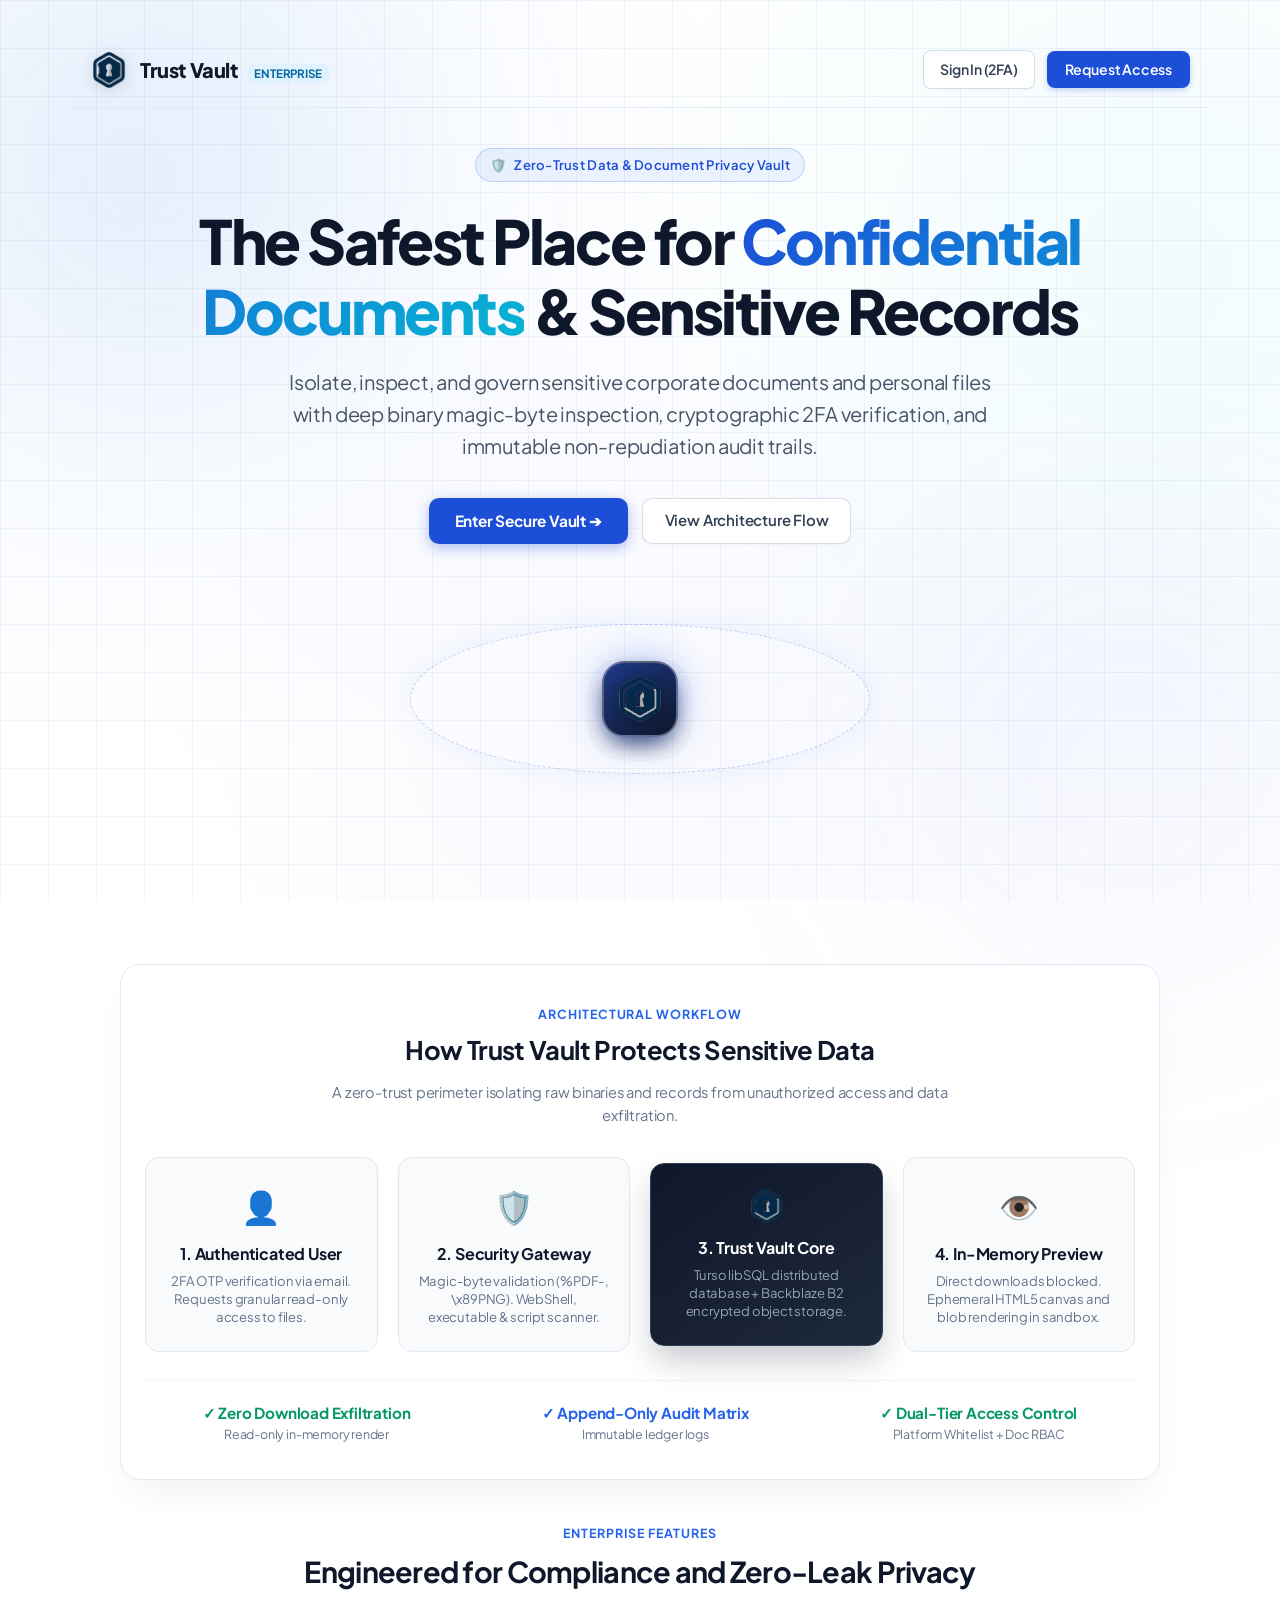
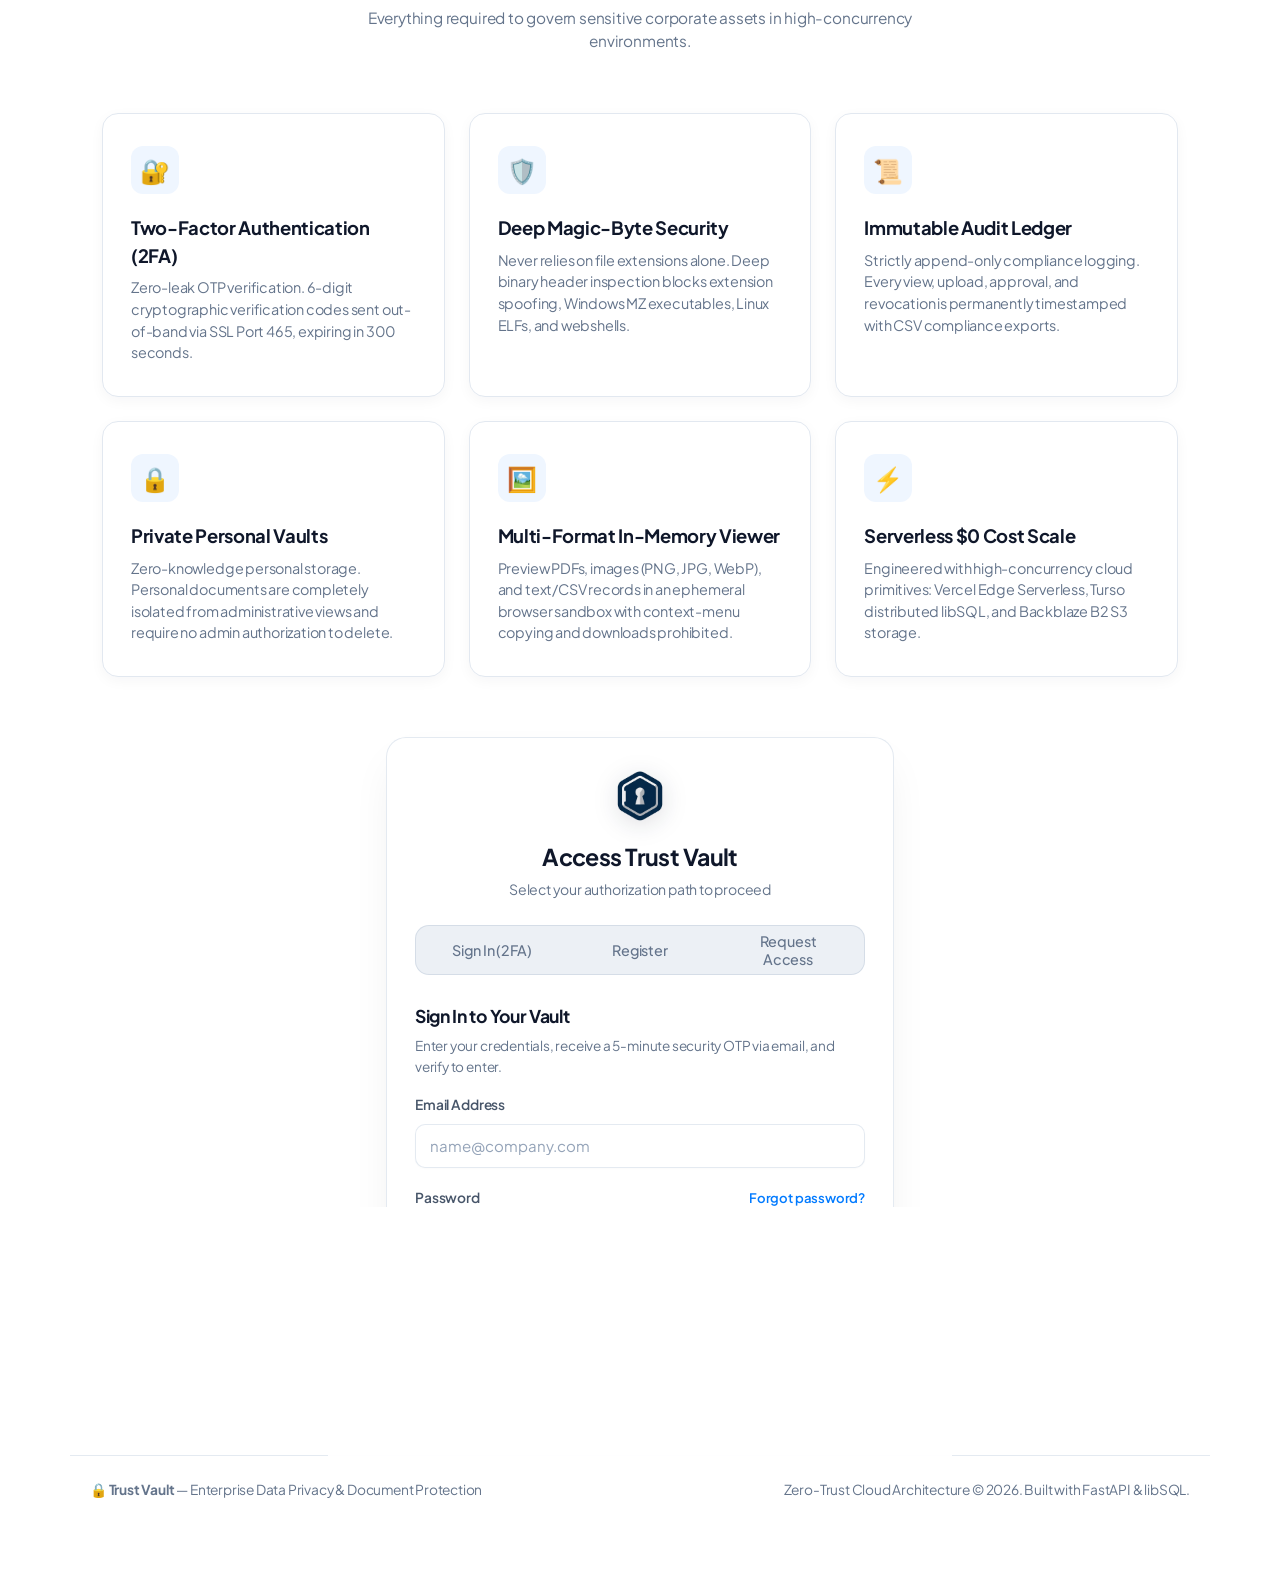
<file: public/index.html>
<!DOCTYPE html>
<html lang="en">
<head>
    <meta charset="UTF-8">
    <meta name="viewport" content="width=device-width, initial-scale=1.0">
    <title>Trust Vault — Zero-Trust Data & Document Privacy Vault</title>
    <link rel="icon" type="image/png" href="favicon.png">
    <link rel="apple-touch-icon" href="logo-icon.png">
    <link rel="stylesheet" href="style.css">
    <style>
        /* Skyflow-Inspired High-Tech Privacy Vault Theme */
        .landing-hero {
            max-width: 1200px;
            margin: 0 auto;
            padding: 40px 20px 60px 20px;
            text-align: center;
        }
        .sky-badge {
            display: inline-flex;
            align-items: center;
            gap: 8px;
            padding: 6px 14px;
            background: rgba(37, 99, 235, 0.08);
            border: 1px solid rgba(37, 99, 235, 0.22);
            border-radius: 9999px;
            font-size: 0.82rem;
            font-weight: 600;
            color: #1d4ed8;
            margin-bottom: 24px;
            letter-spacing: 0.02em;
        }
        .sky-hero-title {
            font-size: clamp(2.3rem, 5vw, 3.8rem);
            font-weight: 800;
            line-height: 1.15;
            letter-spacing: -0.04em;
            color: #0f172a;
            max-width: 900px;
            margin: 0 auto 20px auto;
        }
        .sky-hero-title span {
            background: linear-gradient(135deg, #1d4ed8 0%, #06b6d4 100%);
            -webkit-background-clip: text;
            -webkit-text-fill-color: transparent;
        }
        .sky-hero-desc {
            font-size: clamp(1.05rem, 2vw, 1.25rem);
            color: #475569;
            max-width: 720px;
            margin: 0 auto 36px auto;
            line-height: 1.6;
        }
        .sky-cta-group {
            display: flex;
            justify-content: center;
            align-items: center;
            gap: 14px;
            flex-wrap: wrap;
            margin-bottom: 30px;
        }

        /* 3D Dynamic Revolving Holographic Format Carousel */
        .revolving-formats-stage {
            position: relative;
            width: 100%;
            max-width: 680px;
            height: 250px;
            margin: 25px auto 40px auto;
            display: flex;
            align-items: center;
            justify-content: center;
            pointer-events: none;
        }

        .revolving-orbit-track {
            position: absolute;
            width: 460px;
            height: 150px;
            border-radius: 50%;
            border: 1.5px dashed rgba(37, 99, 235, 0.28);
            box-shadow: 0 0 30px rgba(37, 99, 235, 0.08);
            pointer-events: none;
        }

        /* Continuous 3D Elliptical Planetary Orbit */
        @keyframes orbitEllipse {
            0% {
                transform: translate3d(220px, 0px, 0px) scale(1);
                z-index: 10;
                opacity: 1;
            }
            12.5% {
                transform: translate3d(155px, 48px, 0px) scale(1.06);
                z-index: 10;
                opacity: 1;
            }
            25% {
                transform: translate3d(0px, 68px, 0px) scale(1.10);
                z-index: 10;
                opacity: 1;
            }
            37.5% {
                transform: translate3d(-155px, 48px, 0px) scale(1.06);
                z-index: 10;
                opacity: 1;
            }
            50% {
                transform: translate3d(-220px, 0px, 0px) scale(0.96);
                z-index: 6;
                opacity: 0.95;
            }
            62.5% {
                transform: translate3d(-155px, -48px, 0px) scale(0.88);
                z-index: 2;
                opacity: 0.85;
            }
            75% {
                transform: translate3d(0px, -68px, 0px) scale(0.84);
                z-index: 2;
                opacity: 0.80;
            }
            87.5% {
                transform: translate3d(155px, -48px, 0px) scale(0.88);
                z-index: 2;
                opacity: 0.85;
            }
            100% {
                transform: translate3d(220px, 0px, 0px) scale(1);
                z-index: 10;
                opacity: 1;
            }
        }

        .orbiting-card-wrapper {
            position: absolute;
            animation: orbitEllipse 24s linear infinite;
            will-change: transform, z-index;
            pointer-events: auto;
        }

        /* 6 Items staggered at 4s intervals across the 24s loop */
        .orbit-card-1 { animation-delay: 0s; }
        .orbit-card-2 { animation-delay: -4s; }
        .orbit-card-3 { animation-delay: -8s; }
        .orbit-card-4 { animation-delay: -12s; }
        .orbit-card-5 { animation-delay: -16s; }
        .orbit-card-6 { animation-delay: -20s; }

        /* Professional iOS/macOS Squircle File Format Logos */
        .format-logo-badge {
            width: 56px;
            height: 56px;
            border-radius: 16px;
            display: flex;
            flex-direction: column;
            align-items: center;
            justify-content: center;
            border: 1.5px solid rgba(255, 255, 255, 0.4);
            box-shadow: 0 10px 24px -4px rgba(15, 23, 42, 0.25), 0 2px 6px rgba(0, 0, 0, 0.08);
            color: #ffffff;
            cursor: pointer;
            transition: transform 0.25s cubic-bezier(0.34, 1.56, 0.64, 1), box-shadow 0.25s ease;
            user-select: none;
        }

        .format-logo-badge:hover {
            transform: scale(1.18);
            box-shadow: 0 16px 32px -4px rgba(15, 23, 42, 0.35);
        }

        .format-logo-badge .badge-text {
            font-size: 0.72rem;
            font-weight: 800;
            letter-spacing: 0.6px;
            line-height: 1;
        }

        .icon-pdf  { background: linear-gradient(140deg, #ef4444 0%, #b91c1c 100%); box-shadow: 0 10px 24px -4px rgba(239, 68, 68, 0.5); }
        .icon-docx { background: linear-gradient(140deg, #2563eb 0%, #1d4ed8 100%); box-shadow: 0 10px 24px -4px rgba(37, 99, 235, 0.5); }
        .icon-xlsx { background: linear-gradient(140deg, #10b981 0%, #047857 100%); box-shadow: 0 10px 24px -4px rgba(16, 185, 129, 0.5); }
        .icon-pptx { background: linear-gradient(140deg, #f97316 0%, #c2410c 100%); box-shadow: 0 10px 24px -4px rgba(249, 115, 22, 0.5); }
        .icon-jpg  { background: linear-gradient(140deg, #8b5cf6 0%, #6d28d9 100%); box-shadow: 0 10px 24px -4px rgba(139, 92, 246, 0.5); }
        .icon-csv  { background: linear-gradient(140deg, #06b6d4 0%, #0e7490 100%); box-shadow: 0 10px 24px -4px rgba(6, 182, 212, 0.5); }

        .center-shield-beacon {
            position: relative;
            width: 76px;
            height: 76px;
            background: linear-gradient(145deg, #1e3a8a, #0f172a);
            border-radius: 22px;
            display: flex;
            align-items: center;
            justify-content: center;
            font-size: 2.3rem;
            color: #ffffff;
            box-shadow: 0 0 40px rgba(37, 99, 235, 0.35), 0 10px 25px -5px rgba(15, 23, 42, 0.4);
            border: 2px solid rgba(255, 255, 255, 0.3);
            z-index: 5;
            animation: beaconPulse 3.5s ease-in-out infinite;
        }

        @keyframes beaconPulse {
            0%, 100% { box-shadow: 0 0 30px rgba(37, 99, 235, 0.3), 0 10px 25px rgba(15, 23, 42, 0.3); transform: scale(1); }
            50% { box-shadow: 0 0 55px rgba(6, 182, 212, 0.55), 0 12px 30px rgba(37, 99, 235, 0.4); transform: scale(1.05); }
        }

        @media (max-width: 680px) {
            .revolving-formats-stage {
                transform: scale(0.65);
                height: 180px;
                margin: 10px auto 20px auto;
            }
        }
        
        /* Architecture Flow Diagram Container */
        .sky-architecture-card {
            background: #ffffff;
            border: 1px solid #e2e8f0;
            border-radius: 20px;
            padding: 36px 24px;
            box-shadow: 0 20px 40px -15px rgba(15, 23, 42, 0.08);
            margin: 40px auto;
            max-width: 1040px;
        }
        
        .flow-grid {
            display: grid;
            grid-template-columns: repeat(auto-fit, minmax(220px, 1fr));
            gap: 20px;
            align-items: center;
            margin-top: 30px;
            position: relative;
        }

        .flow-node {
            background: #f8fafc;
            border: 1px solid #e2e8f0;
            border-radius: 14px;
            padding: 24px 18px;
            text-align: center;
            transition: all 0.25s ease;
            position: relative;
        }
        .flow-node:hover {
            transform: translateY(-3px);
            border-color: #2563eb;
            box-shadow: 0 10px 25px -5px rgba(37, 99, 235, 0.12);
        }
        .flow-node-vault {
            background: linear-gradient(145deg, #0f172a 0%, #1e293b 100%);
            border: 1px solid #334155;
            color: #ffffff;
            box-shadow: 0 16px 32px -4px rgba(15, 23, 42, 0.25);
        }
        .flow-node-vault p {
            color: #94a3b8;
        }
        .flow-node-icon {
            font-size: 2rem;
            margin-bottom: 12px;
            display: inline-block;
        }

        /* Bento Grid Capabilities */
        .bento-grid {
            display: grid;
            grid-template-columns: repeat(auto-fit, minmax(310px, 1fr));
            gap: 24px;
            max-width: 1140px;
            margin: 60px auto;
            padding: 0 16px;
        }
        .bento-card {
            background: #ffffff;
            border: 1px solid #e2e8f0;
            border-radius: 16px;
            padding: 32px 28px;
            box-shadow: 0 4px 14px rgba(15, 23, 42, 0.04);
            transition: all 0.25s ease;
            text-align: left;
        }
        .bento-card:hover {
            border-color: #cbd5e1;
            box-shadow: 0 14px 28px -4px rgba(15, 23, 42, 0.08);
            transform: translateY(-2px);
        }
        .bento-icon-wrapper {
            width: 48px;
            height: 48px;
            border-radius: 12px;
            display: flex;
            align-items: center;
            justify-content: center;
            font-size: 1.5rem;
            margin-bottom: 20px;
            background: #eff6ff;
            color: #1d4ed8;
        }

        /* Interactive Authentication Gateway Modal/Card */
        #authPortalCard {
            scroll-margin-top: 40px;
        }
    </style>
</head>
<body>

    <!-- 1. EXECUTIVE SKYFLOW-STYLE HEADER -->
    <header style="max-width: 1140px; margin: 0 auto; display: flex; justify-content: space-between; align-items: center; padding: 18px 20px; border-bottom: 1px solid var(--border-light);">
        <div style="display: flex; align-items: center; gap: 12px;">
            <img src="logo-icon.png" alt="Trust Vault Logo" style="width: 38px; height: 38px; object-fit: contain; filter: drop-shadow(0 2px 8px rgba(15, 23, 42, 0.15));">
            <div>
                <span style="font-weight: 800; font-size: 1.25rem; letter-spacing: -0.02em; color: #0f172a;">Trust Vault</span>
                <span style="font-size: 0.72rem; background: #e0f2fe; color: #0369a1; padding: 2px 8px; border-radius: 9999px; margin-left: 6px; font-weight: 700;">ENTERPRISE</span>
            </div>
        </div>
        <div style="display: flex; gap: 12px; align-items: center;">
            <a href="#authPortalCard" onclick="switchTab('login')" class="btn-secondary" style="text-decoration: none; padding: 8px 16px; border-radius: 8px; font-size: 0.88rem; font-weight: 600;">Sign In (2FA)</a>
            <a href="#authPortalCard" onclick="switchTab('request')" style="text-decoration: none; background: #1d4ed8; color: white; padding: 8px 18px; border-radius: 8px; font-size: 0.88rem; font-weight: 600; box-shadow: 0 2px 6px rgba(29, 78, 216, 0.25);">Request Access</a>
        </div>
    </header>

    <!-- 2. HERO SECTION -->
    <section class="landing-hero">
        <div class="sky-badge">
            <span>🛡️</span> Zero-Trust Data & Document Privacy Vault
        </div>
        <h1 class="sky-hero-title">
            The Safest Place for <span>Confidential Documents</span> & Sensitive Records
        </h1>
        <p class="sky-hero-desc">
            Isolate, inspect, and govern sensitive corporate documents and personal files with deep binary magic-byte inspection, cryptographic 2FA verification, and immutable non-repudiation audit trails.
        </p>
        <div class="sky-cta-group">
            <a href="#authPortalCard" onclick="switchTab('login')" style="text-decoration: none; background: #1d4ed8; color: white; height: 46px; padding: 0 26px; border-radius: 10px; font-size: 0.96rem; font-weight: 700; display: inline-flex; align-items: center; gap: 8px; box-shadow: 0 4px 14px rgba(29, 78, 216, 0.35);">
                Enter Secure Vault ➔
            </a>
            <a href="#skyflowArchitecture" class="btn-secondary" style="text-decoration: none; height: 46px; padding: 0 22px; border-radius: 10px; font-size: 0.94rem; font-weight: 600; display: inline-flex; align-items: center; gap: 8px;">
                View Architecture Flow
            </a>
        </div>

        <!-- REVOLVING HOLOGRAPHIC FILE FORMATS ORBIT -->
        <div class="revolving-formats-stage">
            <div class="revolving-orbit-track"></div>
            
            <div class="center-shield-beacon" title="Trust Vault Cryptographic Engine">
                <img src="logo-icon.png" alt="Trust Vault Safe" style="width: 48px; height: 48px; object-fit: contain; filter: drop-shadow(0 2px 10px rgba(0,0,0,0.35));">
            </div>

            <!-- Revolving File Format Logos -->
            <div class="orbiting-card-wrapper orbit-card-1">
                <div class="format-logo-badge icon-pdf" title="Portable Document Format (.pdf)">
                    <svg width="18" height="18" viewBox="0 0 24 24" fill="none" stroke="currentColor" stroke-width="2" stroke-linecap="round" stroke-linejoin="round" style="opacity: 0.95; margin-bottom: 2px;">
                        <path d="M14 2H6a2 2 0 0 0-2 2v16a2 2 0 0 0 2 2h12a2 2 0 0 0 2-2V8z"></path>
                        <polyline points="14 2 14 8 20 8"></polyline>
                    </svg>
                    <span class="badge-text">PDF</span>
                </div>
            </div>

            <div class="orbiting-card-wrapper orbit-card-2">
                <div class="format-logo-badge icon-docx" title="Word Documents (.docx)">
                    <svg width="18" height="18" viewBox="0 0 24 24" fill="none" stroke="currentColor" stroke-width="2" stroke-linecap="round" stroke-linejoin="round" style="opacity: 0.95; margin-bottom: 2px;">
                        <path d="M14 2H6a2 2 0 0 0-2 2v16a2 2 0 0 0 2 2h12a2 2 0 0 0 2-2V8z"></path>
                        <polyline points="14 2 14 8 20 8"></polyline>
                        <line x1="16" y1="13" x2="8" y2="13"></line>
                        <line x1="16" y1="17" x2="8" y2="17"></line>
                    </svg>
                    <span class="badge-text">DOC</span>
                </div>
            </div>

            <div class="orbiting-card-wrapper orbit-card-3">
                <div class="format-logo-badge icon-xlsx" title="Excel Spreadsheets (.xlsx)">
                    <svg width="18" height="18" viewBox="0 0 24 24" fill="none" stroke="currentColor" stroke-width="2" stroke-linecap="round" stroke-linejoin="round" style="opacity: 0.95; margin-bottom: 2px;">
                        <rect x="3" y="3" width="18" height="18" rx="2" ry="2"></rect>
                        <line x1="3" y1="9" x2="21" y2="9"></line>
                        <line x1="3" y1="15" x2="21" y2="15"></line>
                        <line x1="9" y1="3" x2="9" y2="21"></line>
                    </svg>
                    <span class="badge-text">XLS</span>
                </div>
            </div>

            <div class="orbiting-card-wrapper orbit-card-4">
                <div class="format-logo-badge icon-pptx" title="PowerPoint Presentations (.pptx)">
                    <svg width="18" height="18" viewBox="0 0 24 24" fill="none" stroke="currentColor" stroke-width="2" stroke-linecap="round" stroke-linejoin="round" style="opacity: 0.95; margin-bottom: 2px;">
                        <rect x="2" y="3" width="20" height="14" rx="2" ry="2"></rect>
                        <line x1="8" y1="21" x2="16" y2="21"></line>
                        <line x1="12" y1="17" x2="12" y2="21"></line>
                    </svg>
                    <span class="badge-text">PPT</span>
                </div>
            </div>

            <div class="orbiting-card-wrapper orbit-card-5">
                <div class="format-logo-badge icon-jpg" title="Media & Images (.jpg, .png, .webp)">
                    <svg width="18" height="18" viewBox="0 0 24 24" fill="none" stroke="currentColor" stroke-width="2" stroke-linecap="round" stroke-linejoin="round" style="opacity: 0.95; margin-bottom: 2px;">
                        <rect x="3" y="3" width="18" height="18" rx="2" ry="2"></rect>
                        <circle cx="8.5" cy="8.5" r="1.5"></circle>
                        <polyline points="21 15 16 10 5 21"></polyline>
                    </svg>
                    <span class="badge-text">IMG</span>
                </div>
            </div>

            <div class="orbiting-card-wrapper orbit-card-6">
                <div class="format-logo-badge icon-csv" title="Audit & Records (.csv, .txt)">
                    <svg width="18" height="18" viewBox="0 0 24 24" fill="none" stroke="currentColor" stroke-width="2" stroke-linecap="round" stroke-linejoin="round" style="opacity: 0.95; margin-bottom: 2px;">
                        <line x1="18" y1="20" x2="18" y2="10"></line>
                        <line x1="12" y1="20" x2="12" y2="4"></line>
                        <line x1="6" y1="20" x2="6" y2="14"></line>
                    </svg>
                    <span class="badge-text">CSV</span>
                </div>
            </div>
        </div>
    </section>

    <!-- 3. SKYFLOW-STYLE ARCHITECTURE DIAGRAM -->
    <section id="skyflowArchitecture" style="max-width: 1140px; margin: 0 auto; padding: 0 16px;">
        <div class="sky-architecture-card">
            <div style="text-align: center; max-width: 650px; margin: 0 auto;">
                <span style="font-size: 0.78rem; text-transform: uppercase; font-weight: 700; letter-spacing: 0.08em; color: #2563eb;">Architectural Workflow</span>
                <h2 style="margin-top: 6px; font-size: 1.6rem;">How Trust Vault Protects Sensitive Data</h2>
                <p style="font-size: 0.92rem; color: #64748b;">A zero-trust perimeter isolating raw binaries and records from unauthorized access and data exfiltration.</p>
            </div>

            <!-- Flow Diagram Visualization -->
            <div class="flow-grid">
                <!-- Step 1: User Client -->
                <div class="flow-node">
                    <span class="flow-node-icon">👤</span>
                    <h4 style="margin-bottom: 6px; font-size: 1rem; color: #0f172a;">1. Authenticated User</h4>
                    <p style="font-size: 0.82rem; color: #64748b; line-height: 1.4;">2FA OTP verification via email. Requests granular read-only access to files.</p>
                </div>

                <!-- Step 2: Zero-Trust Gateway -->
                <div class="flow-node">
                    <span class="flow-node-icon">🛡️</span>
                    <h4 style="margin-bottom: 6px; font-size: 1rem; color: #0f172a;">2. Security Gateway</h4>
                    <p style="font-size: 0.82rem; color: #64748b; line-height: 1.4;">Magic-byte validation (%PDF-, \x89PNG). WebShell, executable & script scanner.</p>
                </div>

                <!-- Step 3: Isolated Privacy Vault Core -->
                <div class="flow-node flow-node-vault">
                    <span class="flow-node-icon" style="display: inline-flex; align-items: center; justify-content: center;"><img src="logo-icon.png" alt="Trust Vault Core" style="width: 36px; height: 36px; object-fit: contain;"></span>
                    <h4 style="margin-bottom: 6px; font-size: 1rem; color: #ffffff;">3. Trust Vault Core</h4>
                    <p style="font-size: 0.82rem; line-height: 1.4;">Turso libSQL distributed database + Backblaze B2 encrypted object storage.</p>
                </div>

                <!-- Step 4: Zero-Leak In-Memory Inspection -->
                <div class="flow-node">
                    <span class="flow-node-icon">👁️</span>
                    <h4 style="margin-bottom: 6px; font-size: 1rem; color: #0f172a;">4. In-Memory Preview</h4>
                    <p style="font-size: 0.82rem; color: #64748b; line-height: 1.4;">Direct downloads blocked. Ephemeral HTML5 canvas and blob rendering in sandbox.</p>
                </div>
            </div>

            <!-- Flow Bottom Status -->
            <div style="margin-top: 28px; padding-top: 20px; border-top: 1px solid #f1f5f9; display: flex; justify-content: space-around; flex-wrap: wrap; gap: 16px; text-align: center;">
                <div>
                    <strong style="color: #059669; font-size: 0.95rem;">✓ Zero Download Exfiltration</strong>
                    <div style="font-size: 0.78rem; color: #64748b;">Read-only in-memory render</div>
                </div>
                <div>
                    <strong style="color: #2563eb; font-size: 0.95rem;">✓ Append-Only Audit Matrix</strong>
                    <div style="font-size: 0.78rem; color: #64748b;">Immutable ledger logs</div>
                </div>
                <div>
                    <strong style="color: #059669; font-size: 0.95rem;">✓ Dual-Tier Access Control</strong>
                    <div style="font-size: 0.78rem; color: #64748b;">Platform Whitelist + Doc RBAC</div>
                </div>
            </div>
        </div>
    </section>

    <!-- 4. SKYFLOW-STYLE CAPABILITY BENTO GRID -->
    <section style="max-width: 1140px; margin: 40px auto 20px auto; text-align: center; padding: 0 16px;">
        <span style="font-size: 0.78rem; text-transform: uppercase; font-weight: 700; letter-spacing: 0.08em; color: #2563eb;">Enterprise Features</span>
        <h2 style="font-size: 1.8rem; margin-top: 6px; color: #0f172a;">Engineered for Compliance and Zero-Leak Privacy</h2>
        <p style="font-size: 0.96rem; color: #64748b; max-width: 600px; margin: 0 auto;">Everything required to govern sensitive corporate assets in high-concurrency environments.</p>

        <div class="bento-grid">
            <div class="bento-card">
                <div class="bento-icon-wrapper">🔐</div>
                <h3 style="font-size: 1.15rem; margin-bottom: 8px;">Two-Factor Authentication (2FA)</h3>
                <p style="font-size: 0.9rem; color: #64748b; line-height: 1.5;">
                    Zero-leak OTP verification. 6-digit cryptographic verification codes sent out-of-band via SSL Port 465, expiring in 300 seconds.
                </p>
            </div>

            <div class="bento-card">
                <div class="bento-icon-wrapper">🛡️</div>
                <h3 style="font-size: 1.15rem; margin-bottom: 8px;">Deep Magic-Byte Security</h3>
                <p style="font-size: 0.9rem; color: #64748b; line-height: 1.5;">
                    Never relies on file extensions alone. Deep binary header inspection blocks extension spoofing, Windows MZ executables, Linux ELFs, and webshells.
                </p>
            </div>

            <div class="bento-card">
                <div class="bento-icon-wrapper">📜</div>
                <h3 style="font-size: 1.15rem; margin-bottom: 8px;">Immutable Audit Ledger</h3>
                <p style="font-size: 0.9rem; color: #64748b; line-height: 1.5;">
                    Strictly append-only compliance logging. Every view, upload, approval, and revocation is permanently timestamped with CSV compliance exports.
                </p>
            </div>

            <div class="bento-card">
                <div class="bento-icon-wrapper">🔒</div>
                <h3 style="font-size: 1.15rem; margin-bottom: 8px;">Private Personal Vaults</h3>
                <p style="font-size: 0.9rem; color: #64748b; line-height: 1.5;">
                    Zero-knowledge personal storage. Personal documents are completely isolated from administrative views and require no admin authorization to delete.
                </p>
            </div>

            <div class="bento-card">
                <div class="bento-icon-wrapper">🖼️</div>
                <h3 style="font-size: 1.15rem; margin-bottom: 8px;">Multi-Format In-Memory Viewer</h3>
                <p style="font-size: 0.9rem; color: #64748b; line-height: 1.5;">
                    Preview PDFs, images (PNG, JPG, WebP), and text/CSV records in an ephemeral browser sandbox with context-menu copying and downloads prohibited.
                </p>
            </div>

            <div class="bento-card">
                <div class="bento-icon-wrapper">⚡</div>
                <h3 style="font-size: 1.15rem; margin-bottom: 8px;">Serverless $0 Cost Scale</h3>
                <p style="font-size: 0.9rem; color: #64748b; line-height: 1.5;">
                    Engineered with high-concurrency cloud primitives: Vercel Edge Serverless, Turso distributed libSQL, and Backblaze B2 S3 storage.
                </p>
            </div>
        </div>
    </section>

    <!-- 5. INTERACTIVE AUTHENTICATION GATEWAY (PORTAL) -->
    <section id="authPortalCard" style="max-width: 540px; margin: 40px auto 60px auto; padding: 0 16px;">
        <div class="container" style="padding: 32px 28px;">
            <div style="text-align: center; margin-bottom: 24px;">
                <img src="logo-icon.png" alt="Trust Vault" style="width: 52px; height: 52px; object-fit: contain; margin-bottom: 12px; filter: drop-shadow(0 4px 12px rgba(15, 23, 42, 0.15));">
                <h2 style="font-size: 1.45rem; margin-bottom: 4px;">Access Trust Vault</h2>
                <p style="font-size: 0.88rem; color: var(--text-muted);">Select your authorization path to proceed</p>
            </div>

            <div id="alertBox"></div>

            <!-- TABS (Segmented Control) -->
            <div class="tab-bar-scrollable" style="display: flex; margin-bottom: 22px;">
                <button onclick="switchTab('login')" id="tabLogin" style="flex: 1;">Sign In (2FA)</button>
                <button onclick="switchTab('register')" id="tabRegister" style="flex: 1;">Register</button>
                <button onclick="switchTab('request')" id="tabRequest" style="flex: 1;">Request Access</button>
            </div>

            <!-- 1. LOGIN FORM WITH 2FA OTP -->
            <div id="formLogin">
                <h3 style="font-size: 1.1rem; margin-bottom: 6px;">Sign In to Your Vault</h3>
                <p style="font-size: 0.85rem; color: var(--text-muted); margin-bottom: 18px;">Enter your credentials, receive a 5-minute security OTP via email, and verify to enter.</p>
                
                <div class="form-group">
                    <label>Email Address</label>
                    <input type="email" id="loginEmail" placeholder="name@company.com">
                </div>
                <div class="form-group">
                    <div style="display: flex; justify-content: space-between; align-items: center;">
                        <label style="margin-bottom: 0;">Password</label>
                        <a href="javascript:void(0)" onclick="switchTab('forgot')" style="font-size: 0.82rem; color: var(--primary); font-weight: 600; text-decoration: none;">Forgot password?</a>
                    </div>
                    <input type="password" id="loginPassword" placeholder="••••••••••••" style="margin-top: 6px;">
                </div>

                <!-- STEP 1: REQUEST OTP BUTTON -->
                <div id="loginOtpRequestSection" style="margin-bottom: 16px;">
                    <button type="button" id="btnRequestLoginOtp" onclick="handleSendLoginOtp()" style="width: 100%; background: #0284c7;">
                        📧 Send 5-Min Login OTP to My Email
                    </button>
                </div>

                <!-- STEP 2: OTP INPUT -->
                <div id="loginOtpInputSection" style="display: none; background: #f8fafc; padding: 18px; border-radius: 12px; border: 1px dashed var(--brand-primary); margin-bottom: 16px;">
                    <label style="color: var(--brand-primary); font-weight: 700;">Enter 6-Digit Email OTP (Valid for 5 Min)</label>
                    <input type="text" id="loginOtp" placeholder="123456" maxlength="6" style="font-size: 1.3rem; letter-spacing: 5px; text-align: center; font-weight: bold; margin-bottom: 12px; height: 48px;">
                    <button type="button" onclick="handleLogin()" style="width: 100%; height: 44px;">Verify OTP & Complete Sign In</button>
                    <p style="font-size: 0.80rem; text-align: center; color: var(--text-muted); margin-top: 10px;">
                        Didn't receive it? <a href="javascript:void(0)" onclick="handleSendLoginOtp()" style="color: var(--primary); font-weight: 600; text-decoration: underline;">Resend OTP</a>
                    </p>
                </div>

                <div style="text-align: center; margin-top: 18px;">
                    <span style="font-size: 0.85rem; color: var(--text-muted);">Don't have access?</span>
                    <a href="javascript:void(0)" onclick="switchTab('request')" style="font-size: 0.85rem; color: var(--primary); font-weight: 600; text-decoration: none; margin-left: 4px;">Request Access</a>
                </div>
            </div>

            <!-- 2. REGISTER FORM -->
            <div id="formRegister" style="display: none;">
                <h3 style="font-size: 1.1rem; margin-bottom: 6px;">Create Account (Approved Whitelist Only)</h3>
                <p style="font-size: 0.85rem; color: var(--text-muted); margin-bottom: 18px;">Use the confidential secure code dispatched to your email after admin approval.</p>
                <div class="form-group">
                    <label>Approved Email</label>
                    <input type="email" id="regEmail" placeholder="Your approved email">
                </div>
                <div class="form-group">
                    <label>Full Name</label>
                    <input type="text" id="regFullName" placeholder="e.g., John Doe">
                </div>
                <div class="form-group">
                    <label>Mobile Number</label>
                    <input type="tel" id="regPhone" placeholder="e.g., +1 234 567 8900">
                </div>
                <div class="form-group">
                    <label>Gender</label>
                    <select id="regGender">
                        <option value="">Select Gender</option>
                        <option value="Male">Male</option>
                        <option value="Female">Female</option>
                        <option value="Other">Other</option>
                        <option value="Prefer not to say">Prefer not to say</option>
                    </select>
                </div>
                <div class="form-group">
                    <label>Secure Registration Code</label>
                    <input type="text" id="regCode" placeholder="e.g., TV-A1B2C3">
                </div>
                <div class="form-group">
                    <label>Set Password</label>
                    <input type="password" id="regPassword" placeholder="Choose a strong password (min 6 chars)">
                </div>
                <button onclick="handleRegister()" style="width: 100%; height: 44px;">Create Account</button>
            </div>

            <!-- 3. REQUEST ACCESS FORM -->
            <div id="formRequest" style="display: none;">
                <h3 style="font-size: 1.1rem; margin-bottom: 6px;">Request Whitelist Entry</h3>
                <p style="font-size: 0.85rem; color: var(--text-muted); margin-bottom: 18px;">Submit your credentials for administrator authorization. An immediate alert will be dispatched to the administrator with your details while your account is waiting for review.</p>
                <div class="form-group">
                    <label>Corporate / Work Email Address *</label>
                    <input type="email" id="reqEmail" placeholder="name@company.com" required>
                </div>
                <div class="form-group">
                    <label>Full Name</label>
                    <input type="text" id="reqFullName" placeholder="e.g. John Doe">
                </div>
                <div class="form-group">
                    <label>Mobile / Phone Number</label>
                    <input type="tel" id="reqPhone" placeholder="+1 (555) 000-0000">
                </div>
                <div class="form-group">
                    <label>Department / Position</label>
                    <input type="text" id="reqDepartment" placeholder="e.g. Engineering / Security / Operations">
                </div>
                <button id="btnSubmitAccessRequest" onclick="handleRequestAccess()" style="width: 100%; height: 44px;">Submit Request & Notify Admin</button>
            </div>

            <!-- 4. FORGOT PASSWORD WITH 5-MIN OTP -->
            <div id="formForgot" style="display: none;">
                <div style="display: flex; justify-content: space-between; align-items: center; margin-bottom: 15px;">
                    <h3 style="margin: 0; font-size: 1.1rem;">Reset Forgotten Password</h3>
                    <a href="javascript:void(0)" onclick="switchTab('login')" style="font-size: 0.84rem; color: var(--primary); font-weight: 600; text-decoration: none;">← Back to Sign In</a>
                </div>
                <p style="font-size: 0.85rem; color: var(--text-muted); margin-bottom: 18px;">Enter your registered email to receive a 5-minute one-time verification password reset code.</p>

                <div id="forgotStep1">
                    <div class="form-group">
                        <label>Registered Email Address</label>
                        <input type="email" id="forgotEmail" placeholder="name@example.com">
                    </div>
                    <button type="button" id="btnSendForgotOtp" onclick="handleSendForgotOtp()" style="width: 100%; height: 44px;">Send Password Reset OTP</button>
                </div>

                <div id="forgotStep2" style="display: none; margin-top: 15px; background: #f8fafc; padding: 18px; border-radius: 12px; border: 1px solid var(--border-light);">
                    <div class="form-group">
                        <label>6-Digit Reset Code (From Email)</label>
                        <input type="text" id="resetOtp" placeholder="123456" maxlength="6" style="font-size: 1.2rem; letter-spacing: 4px; text-align: center; font-weight: bold; height: 44px;">
                    </div>
                    <div class="form-group">
                        <label>New Password (min 6 chars)</label>
                        <input type="password" id="newPassword" placeholder="••••••••••••">
                    </div>
                    <button type="button" onclick="handleResetPassword()" style="width: 100%; background: #059669; height: 44px;">Change Password</button>
                </div>
            </div>

        </div>
    </section>

    <!-- 6. FOOTER -->
    <footer style="max-width: 1140px; margin: 40px auto 20px auto; padding: 24px 20px; border-top: 1px solid var(--border-light); display: flex; justify-content: space-between; align-items: center; flex-wrap: wrap; gap: 14px; font-size: 0.86rem; color: #64748b;">
        <div>
            🔒 <strong>Trust Vault</strong> — Enterprise Data Privacy & Document Protection
        </div>
        <div>
            Zero-Trust Cloud Architecture &copy; 2026. Built with FastAPI &amp; libSQL.
        </div>
    </footer>

    <!-- GLOBAL CONFIRMATION / NOTICE MODAL -->
    <div id="appModal" class="custom-modal-backdrop" style="display: none;">
        <div class="custom-modal-box">
            <h3 id="appModalTitle" style="margin-bottom: 12px;">Notice</h3>
            <p id="appModalMessage" style="color: var(--text-muted); margin-bottom: 20px; line-height: 1.5;"></p>
            <div id="appModalButtons" style="display: flex; gap: 10px; justify-content: center;">
                <button id="appModalOkBtn" onclick="closeAppModal()">OK</button>
            </div>
        </div>
    </div>

    <!-- MODULAR ENTERPRISE JAVASCRIPT BUNDLE -->
    <script src="js/common.js"></script>
    <script src="js/auth.js"></script>
</body>
</html>
</file>
<file: public/style.css>
/* ==========================================================================
   Trust Vault — Enterprise Executive Design System
   Palette: Cupertino Slate, Deep Titanium, Alpine Frost, Obsidian Glass
   Cubic Easing: Standard iOS Spring Curves & Micro-Interactions
   ========================================================================== */

@import url('https://fonts.googleapis.com/css2?family=Plus+Jakarta+Sans:wght@400;500;600;700;800&family=JetBrains+Mono:wght@400;500;600&display=swap');

:root {
    /* Sophisticated Apple iOS 18 System Colors */
    --ios-blue: #007aff;
    --ios-blue-hover: #0062cc;
    --ios-indigo: #5856d6;
    --ios-purple: #af52de;
    --ios-teal: #30b0c7;
    --ios-mint: #00c7be;
    --ios-green: #34c759;
    --ios-orange: #ff9500;
    --ios-red: #ff3b30;

    /* Apple Premium Vibrant Gradients */
    --brand-primary: #007aff;
    --brand-primary-hover: #0062cc;
    --brand-gradient: linear-gradient(135deg, #007aff 0%, #5856d6 100%);
    --brand-subtle: rgba(0, 122, 255, 0.08);

    --gradient-purple: linear-gradient(135deg, #6366f1 0%, #8b5cf6 50%, #ec4899 100%);
    --gradient-teal: linear-gradient(135deg, #06b6d4 0%, #0d9488 100%);
    --gradient-emerald: linear-gradient(135deg, #10b981 0%, #059669 100%);
    --gradient-amber: linear-gradient(135deg, #f59e0b 0%, #d97706 100%);
    --gradient-rose: linear-gradient(135deg, #ff3b30 0%, #e11d48 100%);
    
    /* Titanium & Neutral Surface Hierarchy */
    --surface-bg: #f2f5f9;              /* iOS System Grouped Background */
    --surface-card: #ffffff;            /* Pure Crisp Card */
    --surface-subtle: #f1f5f9;          /* Inset Segment Background */
    --surface-elevated: #ffffff;
    
    /* Precision Hairline Borders */
    --border-light: rgba(226, 232, 240, 0.9);
    --border-subtle: rgba(203, 213, 225, 0.75);
    --border-focus: rgba(0, 122, 255, 0.35);

    /* High-Fidelity Typography */
    --text-primary: #0f172a;            /* Deep Obsidian */
    --text-secondary: #475569;          /* Executive Slate */
    --text-muted: #64748b;              /* Cool Slate */
    --text-inverse: #ffffff;

    /* Semantic Status Accents */
    --status-success: #059669;          /* Deep Emerald */
    --status-success-bg: #ecfdf5;
    --status-success-border: #a7f3d0;
    
    --status-danger: #e11d48;           /* Crisp Crimson */
    --status-danger-bg: #fff1f2;
    --status-danger-border: #fecdd3;
    
    --status-warning: #d97706;          /* Deep Amber */
    --status-warning-bg: #fffbeb;
    --status-warning-border: #fde68a;

    --status-info: #0284c7;             /* Precision Cobalt */
    --status-info-bg: #f0f9ff;
    --status-info-border: #bae6fd;

    /* Depth & Diffusion Shadows (Subtle, Layered Elevation) */
    --shadow-sm: 0 1px 3px 0 rgba(15, 23, 42, 0.04), 0 1px 2px -1px rgba(15, 23, 42, 0.03);
    --shadow-md: 0 6px 16px -2px rgba(15, 23, 42, 0.07), 0 2px 6px -2px rgba(15, 23, 42, 0.03);
    --shadow-lg: 0 18px 36px -4px rgba(15, 23, 42, 0.09), 0 6px 16px -4px rgba(15, 23, 42, 0.04);
    --shadow-modal: 0 25px 50px -12px rgba(15, 23, 42, 0.22);

    /* Radii */
    --radius-sm: 10px;
    --radius-md: 14px;
    --radius-lg: 20px;
    --radius-pill: 9999px;

    /* Backward-compatible variables */
    --primary: var(--brand-primary);
    --primary-hover: var(--brand-primary-hover);
    --bg-color: var(--surface-bg);
    --card-bg: var(--surface-card);
    --text-main: var(--text-primary);
    --border-color: var(--border-light);
    --danger: var(--status-danger);
    --success: var(--status-success);
}

/* Base Styles & Typography */
* {
    box-sizing: border-box;
    margin: 0;
    padding: 0;
    font-family: 'Plus Jakarta Sans', -apple-system, BlinkMacSystemFont, "Segoe UI", Roboto, sans-serif;
    -webkit-font-smoothing: antialiased;
    -moz-osx-font-smoothing: grayscale;
}

body {
    background-color: #ffffff;
    /* Executive Subtle Animated Grid & Ethereal Glowing Orbs */
    background-image: 
        radial-gradient(circle at 10% 20%, rgba(37, 99, 235, 0.055) 0%, transparent 45%),
        radial-gradient(circle at 90% 30%, rgba(6, 182, 212, 0.055) 0%, transparent 45%),
        radial-gradient(circle at 50% 80%, rgba(99, 102, 241, 0.045) 0%, transparent 50%),
        linear-gradient(to right, rgba(226, 232, 240, 0.45) 1px, transparent 1px),
        linear-gradient(to bottom, rgba(226, 232, 240, 0.45) 1px, transparent 1px);
    background-size: 100% 100%, 100% 100%, 100% 100%, 48px 48px, 48px 48px;
    background-attachment: fixed;
    color: var(--text-primary);
    line-height: 1.5;
    letter-spacing: -0.012em;
    padding: 32px 18px;
    min-height: 100vh;
    position: relative;
    overflow-x: hidden;
}

/* Fluid Ethereal Ambient Glow Spheres (Professional Low-Opacity Pulsing) */
body::before, body::after {
    content: "";
    position: fixed;
    border-radius: 50%;
    filter: blur(100px);
    z-index: -1;
    pointer-events: none;
    animation: ambientFloat 18s ease-in-out infinite alternate;
}

body::before {
    width: 550px;
    height: 550px;
    background: radial-gradient(circle, rgba(37, 99, 235, 0.075) 0%, rgba(6, 182, 212, 0.03) 70%, transparent 100%);
    top: -120px;
    left: -120px;
}

body::after {
    width: 600px;
    height: 600px;
    background: radial-gradient(circle, rgba(99, 102, 241, 0.065) 0%, rgba(37, 99, 235, 0.02) 70%, transparent 100%);
    bottom: -150px;
    right: -150px;
    animation-duration: 24s;
    animation-delay: -9s;
}

@keyframes ambientFloat {
    0% {
        transform: translate(0px, 0px) scale(1);
    }
    50% {
        transform: translate(45px, 60px) scale(1.08);
    }
    100% {
        transform: translate(-30px, 40px) scale(0.95);
    }
}

/* Master Glassmorphic Container */
.container {
    max-width: 1140px;
    margin: 20px auto;
    background: rgba(255, 255, 255, 0.95);
    backdrop-filter: blur(28px);
    -webkit-backdrop-filter: blur(28px);
    padding: 36px 42px;
    border-radius: var(--radius-lg);
    border: 1px solid rgba(226, 232, 240, 0.9);
    box-shadow: 0 20px 45px -10px rgba(15, 23, 42, 0.08), 0 0 0 1px rgba(255, 255, 255, 0.95) inset;
    transition: box-shadow 0.3s cubic-bezier(0.16, 1, 0.3, 1), transform 0.3s cubic-bezier(0.16, 1, 0.3, 1);
}

/* Typography Hierarchy */
h1 {
    font-size: 1.85rem;
    font-weight: 800;
    letter-spacing: -0.03em;
    color: var(--text-primary);
    line-height: 1.25;
    margin-bottom: 6px;
}

h2 {
    font-size: 1.4rem;
    font-weight: 700;
    letter-spacing: -0.025em;
    color: var(--text-primary);
    margin-bottom: 12px;
}

h3 {
    font-size: 1.12rem;
    font-weight: 700;
    letter-spacing: -0.018em;
    color: var(--text-primary);
    margin-bottom: 8px;
}

p {
    color: var(--text-secondary);
    font-size: 0.92rem;
    line-height: 1.55;
}

/* Navigation Header */
.nav-bar {
    display: flex;
    justify-content: space-between;
    align-items: center;
    margin-bottom: 30px;
    border-bottom: 1px solid var(--border-light);
    padding-bottom: 20px;
    flex-wrap: wrap;
    gap: 16px;
}

/* Form Controls with Refined States */
.form-group {
    margin-bottom: 20px;
}

label {
    display: block;
    font-weight: 600;
    margin-bottom: 8px;
    font-size: 0.86rem;
    letter-spacing: -0.01em;
    color: var(--text-secondary);
}

input, select {
    width: 100%;
    height: 44px;
    padding: 10px 14px;
    background: #ffffff;
    border: 1px solid var(--border-light);
    border-radius: var(--radius-sm);
    font-size: 0.94rem;
    color: var(--text-primary);
    outline: none;
    transition: all 0.22s cubic-bezier(0.16, 1, 0.3, 1);
    box-shadow: 0 1px 2px rgba(15, 23, 42, 0.02);
}

input:hover, select:hover {
    border-color: var(--border-subtle);
}

input:focus, select:focus {
    border-color: var(--brand-primary);
    box-shadow: 0 0 0 3.5px var(--border-focus);
    background: #ffffff;
}

input::placeholder {
    color: #94a3b8;
    font-weight: 400;
}

/* Tactile Executive Buttons with Micro-Interactions */
button {
    background: var(--brand-gradient);
    color: #ffffff;
    border: none;
    height: 42px;
    padding: 0 20px;
    border-radius: var(--radius-sm);
    font-size: 0.90rem;
    font-weight: 600;
    letter-spacing: -0.01em;
    cursor: pointer;
    transition: all 0.22s cubic-bezier(0.16, 1, 0.3, 1);
    display: inline-flex;
    align-items: center;
    justify-content: center;
    gap: 8px;
    box-shadow: 0 2px 8px rgba(0, 122, 255, 0.22);
}

button:hover {
    box-shadow: 0 6px 16px rgba(0, 122, 255, 0.32);
    transform: translateY(-1.5px);
    filter: brightness(1.03);
}

button:active {
    transform: translateY(0) scale(0.98);
    box-shadow: 0 2px 4px rgba(0, 122, 255, 0.2);
}

button.danger {
    background: var(--gradient-rose) !important;
    color: #ffffff !important;
    border: none !important;
    box-shadow: 0 2px 8px rgba(225, 29, 72, 0.25) !important;
}

button.danger:hover {
    box-shadow: 0 6px 16px rgba(225, 29, 72, 0.35) !important;
    transform: translateY(-1.5px);
    filter: brightness(1.04);
}

button.danger:active {
    transform: scale(0.98);
}

.btn-secondary {
    background: #ffffff !important;
    color: #334155 !important;
    border: 1px solid rgba(203, 213, 225, 0.8) !important;
    box-shadow: 0 1px 3px rgba(15, 23, 42, 0.04) !important;
}

.btn-secondary:hover {
    background: #f8fafc !important;
    color: #0f172a !important;
    border-color: #94a3b8 !important;
    box-shadow: 0 4px 12px rgba(15, 23, 42, 0.07) !important;
    transform: translateY(-1px);
}

.btn-secondary:active {
    transform: scale(0.98);
}

/* Modern Interactive Secure Download Button */
.btn-download-vault {
    background: linear-gradient(135deg, #f8fafc 0%, #edf2f7 100%) !important;
    color: #475569 !important;
    border: 1px solid #cbd5e1 !important;
    box-shadow: 0 1px 2px rgba(15, 23, 42, 0.05) !important;
    position: relative;
    overflow: hidden;
    transition: all 0.22s cubic-bezier(0.16, 1, 0.3, 1) !important;
}

.btn-download-vault:hover {
    background: linear-gradient(135deg, #edf2f7 0%, #e2e8f0 100%) !important;
    color: #0f172a !important;
    border-color: #94a3b8 !important;
    box-shadow: 0 3px 8px rgba(15, 23, 42, 0.08) !important;
    transform: translateY(-1px);
}

.btn-download-vault:active {
    transform: scale(0.97) !important;
}

/* Segmented Control Bar (Apple/macOS High-Performance Tab Bar) */
.tab-bar-scrollable {
    display: flex;
    background: rgba(226, 232, 240, 0.65);
    backdrop-filter: blur(12px);
    -webkit-backdrop-filter: blur(12px);
    padding: 5px;
    border-radius: var(--radius-md) !important;
    border: 1px solid rgba(203, 213, 225, 0.7) !important;
    gap: 6px !important;
    margin-bottom: 28px !important;
}

.tab-bar-scrollable button {
    flex: 1;
    background: transparent !important;
    color: #64748b !important;
    border: none !important;
    border-radius: 10px !important;
    height: 38px;
    font-size: 0.90rem;
    font-weight: 500;
    box-shadow: none !important;
    transform: none !important;
    transition: all 0.2s cubic-bezier(0.16, 1, 0.3, 1);
}

.tab-bar-scrollable button:hover {
    color: var(--text-primary) !important;
    background: rgba(255, 255, 255, 0.6) !important;
}

/* Active Tab in Segmented Control */
.tab-bar-scrollable button.tab-active,
.tab-bar-scrollable button[style*="var(--text-main)"],
.tab-bar-scrollable button[style*="var(--primary)"],
.tab-bar-scrollable button[style*="#007aff"],
.tab-bar-scrollable button[style*="rgb(0, 122, 255)"] {
    background: #ffffff !important;
    color: #0f172a !important;
    font-weight: 700 !important;
    border: 1px solid rgba(0, 0, 0, 0.05) !important;
    box-shadow: 0 3px 10px rgba(15, 23, 42, 0.08), 0 1px 2px rgba(15, 23, 42, 0.04) !important;
    transform: scale(1.01) !important;
}

/* Cards & Inset Panels */
.card {
    background: #ffffff;
    border: 1px solid rgba(226, 232, 240, 0.95);
    padding: 28px;
    border-radius: var(--radius-md);
    margin-bottom: 24px;
    box-shadow: 0 4px 16px -2px rgba(15, 23, 42, 0.04), 0 1px 3px rgba(15, 23, 42, 0.02);
    transition: all 0.25s cubic-bezier(0.16, 1, 0.3, 1);
}

.card:hover {
    box-shadow: 0 10px 28px -4px rgba(15, 23, 42, 0.08), 0 2px 8px -2px rgba(15, 23, 42, 0.04);
    border-color: rgba(203, 213, 225, 0.95);
}

/* File Upload Dropzone Styling (iOS & Enterprise Grade) */
.upload-dropzone {
    display: flex;
    align-items: center;
    gap: 16px;
    background: linear-gradient(135deg, #f8fafc 0%, #f1f5f9 100%);
    border: 2px dashed #cbd5e1;
    border-radius: 14px;
    padding: 20px 24px;
    transition: all 0.25s ease;
}

.upload-dropzone:hover {
    border-color: #007aff;
    background: linear-gradient(135deg, #f0f7ff 0%, #f8fafc 100%);
}

.upload-dropzone input[type="file"] {
    background: #ffffff;
    border: 1px solid #cbd5e1;
    border-radius: 8px;
    padding: 8px 12px;
    flex: 1;
    height: auto;
    font-size: 0.88rem;
    color: #475569;
}

.flex-row {
    display: flex;
    gap: 12px;
    align-items: center;
    flex-wrap: wrap;
}

/* Executive Status Badges */
.badge {
    padding: 4px 10px;
    border-radius: var(--radius-pill);
    font-size: 0.72rem;
    font-weight: 700;
    letter-spacing: 0.03em;
    text-transform: uppercase;
    display: inline-flex;
    align-items: center;
    justify-content: center;
    border: 1px solid transparent;
}

.badge.pending { 
    background: var(--status-warning-bg); 
    color: var(--status-warning); 
    border-color: var(--status-warning-border);
}

.badge.approved { 
    background: var(--status-success-bg); 
    color: var(--status-success); 
    border-color: var(--status-success-border);
}

.badge.rejected { 
    background: var(--status-danger-bg); 
    color: var(--status-danger); 
    border-color: var(--status-danger-border);
}

.badge.revoked { 
    background: #f1f5f9; 
    color: #475569; 
    border-color: #cbd5e1;
}

/* Precision Responsive Tables */
.table-responsive {
    width: 100%;
    overflow-x: auto;
    -webkit-overflow-scrolling: touch;
    margin-top: 16px;
    border-radius: var(--radius-md);
    border: 1px solid rgba(226, 232, 240, 0.9);
    background: #ffffff;
    box-shadow: 0 2px 8px rgba(15, 23, 42, 0.03);
}

table {
    width: 100%;
    border-collapse: separate;
    border-spacing: 0;
    min-width: 600px;
}

th, td {
    padding: 14px 20px;
    text-align: left;
    border-bottom: 1px solid rgba(241, 245, 249, 0.9);
    font-size: 0.90rem;
    white-space: nowrap;
}

th {
    background: linear-gradient(180deg, #f8fafc 0%, #f1f5f9 100%);
    font-weight: 700;
    font-size: 0.76rem;
    text-transform: uppercase;
    letter-spacing: 0.06em;
    color: #475569;
    border-bottom: 1px solid rgba(226, 232, 240, 0.9);
}

tr:last-child td {
    border-bottom: none;
}

tbody tr {
    transition: background-color 0.16s ease, transform 0.16s ease;
}

tbody tr:hover {
    background-color: #f8fafc;
}

/* Alert Notifications */
.alert {
    padding: 14px 18px;
    border-radius: var(--radius-sm);
    margin-bottom: 22px;
    font-size: 0.90rem;
    line-height: 1.45;
    animation: slideDown 0.25s cubic-bezier(0.16, 1, 0.3, 1);
    border: 1px solid transparent;
}

.alert.success { 
    background: var(--status-success-bg); 
    color: var(--status-success); 
    border-color: var(--status-success-border); 
}

.alert.error { 
    background: var(--status-danger-bg); 
    color: var(--status-danger); 
    border-color: var(--status-danger-border); 
}

.alert.info { 
    background: var(--status-info-bg); 
    color: var(--status-info); 
    border-color: var(--status-info-border); 
}

/* Native Modal Dialog (iOS Sheet Presentation) */
.custom-modal-backdrop {
    position: fixed;
    top: 0;
    left: 0;
    right: 0;
    bottom: 0;
    background: rgba(15, 23, 42, 0.55);
    backdrop-filter: blur(12px);
    -webkit-backdrop-filter: blur(12px);
    display: flex;
    align-items: center;
    justify-content: center;
    z-index: 99999;
    padding: 20px;
    animation: fadeIn 0.2s ease-out;
}

.custom-modal-box {
    background: #ffffff;
    border-radius: var(--radius-lg);
    border: 1px solid var(--border-light);
    max-width: 440px;
    width: 100%;
    padding: 30px 26px;
    box-shadow: var(--shadow-modal);
    text-align: center;
    animation: springPop 0.3s cubic-bezier(0.16, 1, 0.3, 1);
}

@keyframes springPop {
    0% { transform: scale(0.94) translateY(8px); opacity: 0; }
    100% { transform: scale(1) translateY(0); opacity: 1; }
}

@keyframes slideDown {
    0% { opacity: 0; transform: translateY(-6px); }
    100% { opacity: 1; transform: translateY(0); }
}

@keyframes fadeIn {
    0% { opacity: 0; }
    100% { opacity: 1; }
}

/* Document Preview Modal Tweaks */
#previewModal > div {
    border: 1px solid var(--border-light) !important;
    box-shadow: var(--shadow-modal) !important;
}

/* Responsive Media Queries */
@media (max-width: 768px) {
    body {
        padding: 12px 10px;
    }
    .container {
        margin: 6px auto;
        padding: 22px 18px;
        border-radius: var(--radius-md);
    }
    .nav-bar {
        flex-direction: column;
        align-items: flex-start;
        gap: 12px;
    }
    .nav-bar .flex-row {
        width: 100%;
        justify-content: space-between;
    }
    .flex-row {
        flex-direction: column;
        align-items: stretch;
    }
    input, select, button {
        width: 100% !important;
    }
    .tab-bar-scrollable {
        overflow-x: auto;
    }
    .tab-bar-scrollable button {
        padding: 0 14px;
        font-size: 0.84rem;
    }
}

/* Security Print Lock */
@media print {
    body * {
        visibility: hidden !important;
    }
    body::after {
        content: "Enterprise DLP Alert: Document printing is prohibited by Trust Vault.";
        visibility: visible;
        position: fixed;
        top: 45%;
        left: 50%;
        transform: translate(-50%, -50%);
        font-size: 1.5rem;
        font-weight: 700;
        color: #dc2626;
        text-align: center;
    }
}

/* iOS Toggle Switches */
.ios-switch {
    position: relative;
    display: inline-block;
    width: 38px;
    height: 22px;
}
.ios-switch input {
    opacity: 0;
    width: 0;
    height: 0;
}
.ios-slider {
    position: absolute;
    cursor: pointer;
    top: 0; left: 0; right: 0; bottom: 0;
    background-color: #cbd5e1;
    transition: .25s cubic-bezier(0.16, 1, 0.3, 1);
    border-radius: 22px;
}
.ios-slider:before {
    position: absolute;
    content: "";
    height: 16px;
    width: 16px;
    left: 3px;
    bottom: 3px;
    background-color: white;
    transition: .25s cubic-bezier(0.16, 1, 0.3, 1);
    border-radius: 50%;
    box-shadow: 0 1px 3px rgba(0,0,0,0.25);
}
.ios-switch input:checked + .ios-slider {
    background-color: #007aff;
}
.ios-switch input:checked + .ios-slider:before {
    transform: translateX(16px);
}

/* Permissions Popover Dropdown */
.perm-dropdown {
    position: relative;
    display: inline-block;
}
.perm-menu {
    position: absolute;
    right: 0;
    top: 100%;
    margin-top: 6px;
    background: #ffffff;
    min-width: 250px;
    padding: 14px 16px;
    border-radius: 12px;
    border: 1px solid rgba(226, 232, 240, 0.95);
    box-shadow: 0 12px 30px -4px rgba(15, 23, 42, 0.16);
    z-index: 100;
    display: none;
    text-align: left;
}
.perm-menu.open {
    display: block;
    animation: slideDown 0.2s cubic-bezier(0.16, 1, 0.3, 1);
}
.perm-row {
    display: flex;
    justify-content: space-between;
    align-items: center;
    padding: 6px 0;
    border-bottom: 1px solid #f1f5f9;
}
.perm-row:last-of-type {
    border-bottom: none;
    margin-bottom: 10px;
}
</file>
